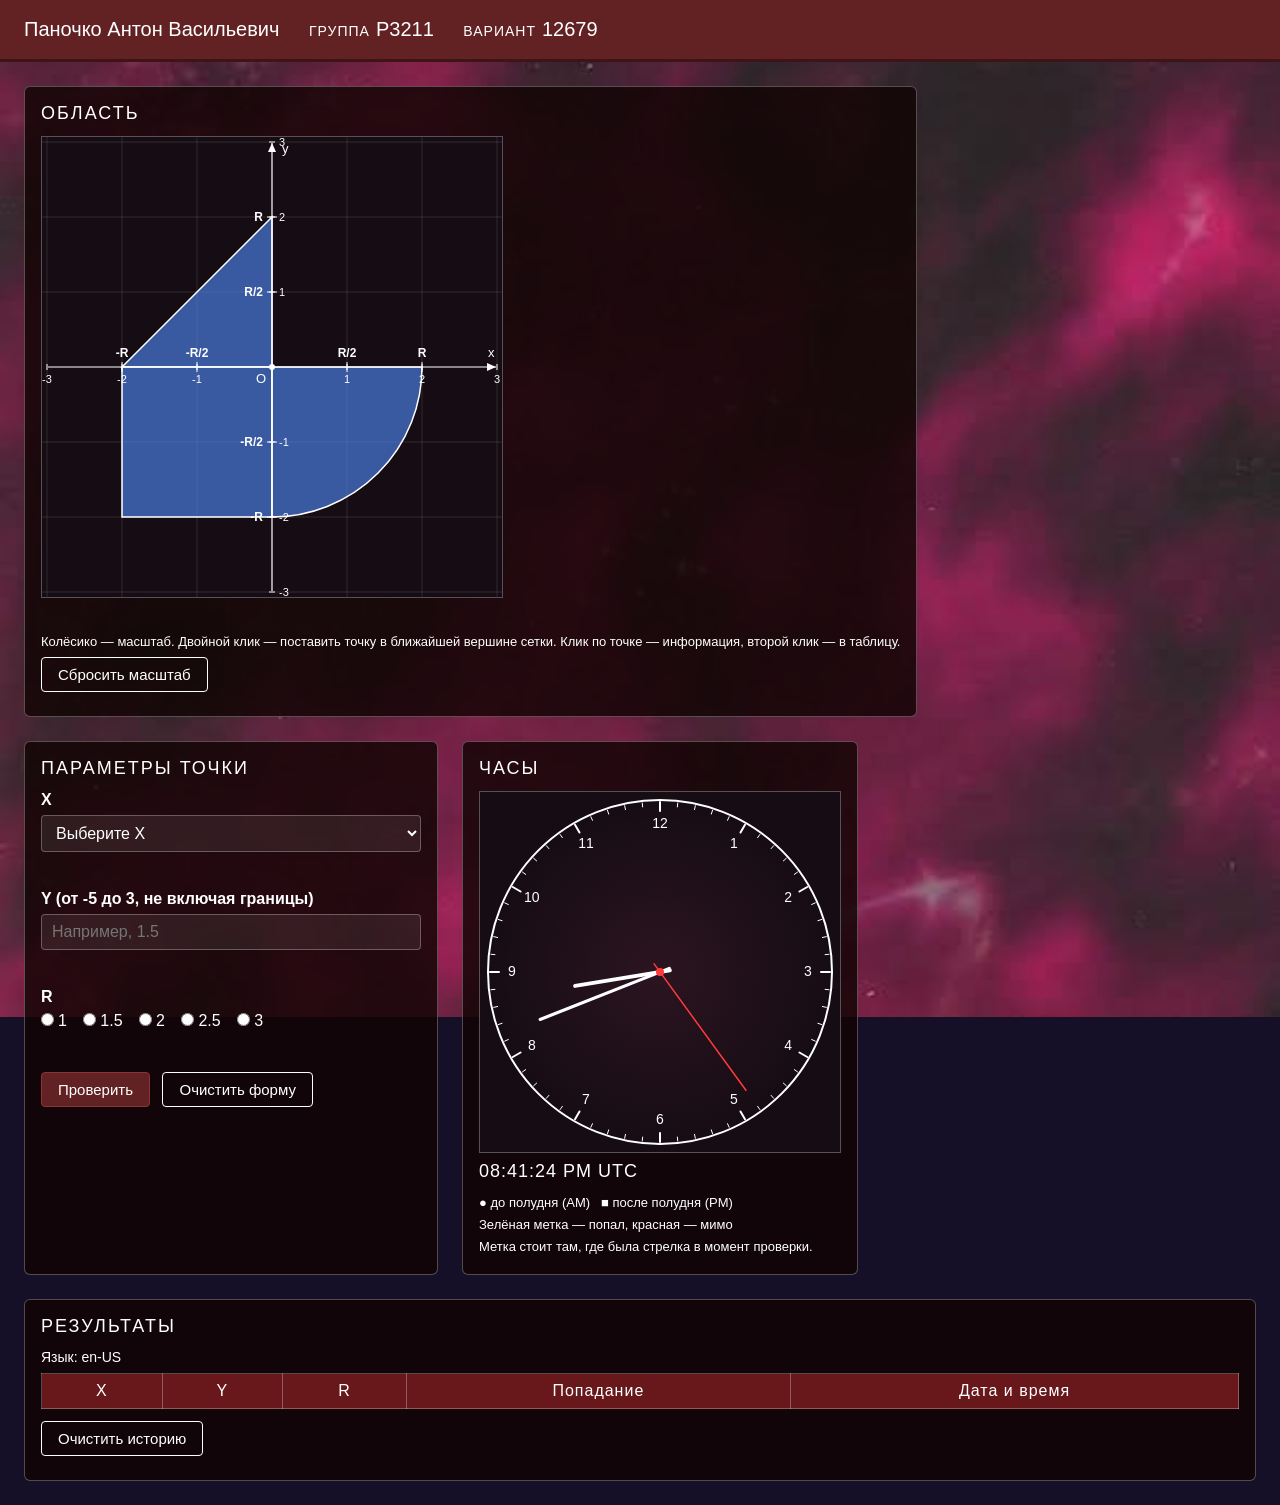
<file: web/web-page/index.html>
<!DOCTYPE html>
<html lang="ru">
<head>
    <meta charset="UTF-8">
    <meta name="viewport" content="width=device-width, initial-scale=1">
    <title>ЛР №1 — Паночко А. В.</title>
    <style>
        :root {
            --bg: #150f27;
            --panel: rgba(18, 4, 4, 0.82);
            --field: rgba(255, 255, 255, 0.08);
            --line: rgba(255, 255, 255, 0.28);
            --text: #ffffff;
            --accent: #d32f2f;
            --accent-hover: #e53935;
            --error: #ff8a80;
        }

        body {
            margin: 0;
            font-family: Arial, Helvetica, sans-serif;
            font-size: 16px;
            color: var(--text);
            background: var(--bg) url("bg.jpeg") center / cover no-repeat fixed;
            min-height: 100vh;
        }

        #header {
            font-family: Verdana, Geneva, sans-serif;
            font-size: 20px;
            color: #ffffff;
            padding: 18px 24px;
            background: #622223;
            border-bottom: 3px solid #3f1415;
        }

        #header .info span {
            display: inline-block;
            margin-right: 24px;
        }

        #header .info span.label {
            font-size: 14px;
            margin-right: 6px;
            letter-spacing: 1px;
            text-transform: uppercase;
        }

        .wrapper {
            display: flex;
            flex-wrap: wrap;
            gap: 24px;
            padding: 24px;
        }

        .block {
            background: var(--panel);
            border: 1px solid var(--line);
            border-radius: 6px;
            padding: 16px;
        }

        .block h2 {
            margin: 0 0 12px 0;
            font-size: 18px;
            font-weight: normal;
            letter-spacing: 2px;
            text-transform: uppercase;
        }

        #plot-block { flex: 0 0 auto; }
        #form-block { flex: 1 1 300px; max-width: 380px; }
        #clock-block { flex: 0 0 auto; }
        #results-block { flex: 1 1 100%; }

        .plot-wrap {
            position: relative;
            width: 460px;
            max-width: 100%;
        }

        canvas {
            display: block;
            max-width: 100%;
            border: 1px solid var(--line);
            background: #160c14;
        }

        #plot { cursor: crosshair; }

        .plot-status {
            min-height: 20px;
            margin-top: 8px;
            font-size: 14px;
            font-weight: bold;
        }

        .hint {
            margin: 8px 0 0 0;
            font-size: 13px;
        }

        #tooltip {
            position: absolute;
            display: none;
            min-width: 170px;
            padding: 8px 12px;
            font-size: 13px;
            line-height: 1.5;
            color: var(--text);
            background: rgba(20, 8, 14, 0.96);
            border: 1px solid var(--accent);
            border-radius: 4px;
            pointer-events: none;
            z-index: 5;
        }

        #tooltip .tt-note { margin-top: 4px; }

        .field { margin-bottom: 16px; }

        .field > label,
        .field > .caption {
            display: block;
            margin-bottom: 6px;
            font-weight: bold;
        }

        select,
        input[type="text"] {
            box-sizing: border-box;
            width: 100%;
            padding: 8px 10px;
            margin: 0;
            font-size: 16px;
            color: var(--text);
            background: var(--field);
            border: 1px solid var(--line);
            border-radius: 4px;
        }

        select option {
            color: #000000;
        }

        select:focus,
        input[type="text"]:focus {
            outline: none;
            border-color: var(--accent);
            box-shadow: 0 0 0 2px rgba(211, 47, 47, 0.4);
        }

        input.invalid {
            border-color: var(--error);
            background: rgba(211, 47, 47, 0.2);
        }

        .radio-group label {
            display: inline-block;
            margin: 0 12px 4px 0;
            font-weight: normal;
            cursor: pointer;
        }

        .radio-group input {
            margin: 0 4px 0 0;
            accent-color: var(--accent);
        }

        .error {
            min-height: 18px;
            margin-top: 4px;
            font-size: 14px;
            color: var(--error);
        }

        .buttons button {
            padding: 8px 16px;
            margin: 0 8px 8px 0;
            font-size: 15px;
            color: #ffffff;
            background: #622223;
            border: 1px solid #8c3335;
            border-radius: 4px;
            cursor: pointer;
        }

        .buttons button:hover { background: #7b2a2c; }

        .buttons button:disabled {
            background: rgba(255, 255, 255, 0.15);
            border-color: rgba(255, 255, 255, 0.15);
            color: rgba(255, 255, 255, 0.5);
            cursor: not-allowed;
        }

        .buttons button.secondary {
            background: transparent;
            border: 1px solid #ffffff;
        }

        .buttons button.secondary:hover {
            background: rgba(255, 255, 255, 0.15);
        }

        .clock-digital {
            margin-top: 8px;
            font-size: 18px;
            letter-spacing: 1px;
        }

        .legend {
            margin: 10px 0 0 0;
            font-size: 13px;
            line-height: 1.7;
        }

        #tz-info {
            margin-bottom: 8px;
            font-size: 14px;
        }

        .table-scroll { overflow-x: auto; }

        table {
            border-collapse: collapse;
            width: 100%;
        }

        th, td {
            padding: 8px 12px;
            border: 1px solid var(--line);
            text-align: center;
        }

        th {
            background: rgba(211, 47, 47, 0.45);
            font-weight: normal;
            letter-spacing: 1px;
        }

        tbody tr:nth-child(even) { background: rgba(255, 255, 255, 0.05); }
        tbody tr:hover { background: rgba(255, 255, 255, 0.12); }

        td.hit-true,
        td.hit-false {
            color: #ffffff;
            font-weight: bold;
        }
    </style>
</head>
<body>
<header id="header">
    <div class="info">
        <span>Паночко Антон Васильевич</span>
        <span><span class="label">Группа</span>P3211</span>
        <span><span class="label">Вариант</span>12679</span>
    </div>
</header>

<main class="wrapper">
    <section class="block" id="plot-block">
        <h2>Область</h2>
        <div class="plot-wrap">
            <canvas id="plot" width="460" height="460"></canvas>
            <div id="tooltip"></div>
        </div>
        <div class="plot-status" id="plot-status"></div>
        <p class="hint">Колёсико — масштаб. Двойной клик — поставить точку в ближайшей вершине сетки. Клик по точке — информация, второй клик — в таблицу.</p>
        <div class="buttons" style="margin-top: 8px;">
            <button type="button" id="zoom-reset-btn" class="secondary">Сбросить масштаб</button>
        </div>
    </section>

    <section class="block" id="form-block">
        <h2>Параметры точки</h2>
        <form id="point-form" novalidate>
            <div class="field">
                <label for="x-select">X</label>
                <select id="x-select" name="x">
                    <option value="" disabled selected>Выберите X</option>
                    <option value="-5">-5</option>
                    <option value="-4">-4</option>
                    <option value="-3">-3</option>
                    <option value="-2">-2</option>
                    <option value="-1">-1</option>
                    <option value="0">0</option>
                    <option value="1">1</option>
                    <option value="2">2</option>
                    <option value="3">3</option>
                </select>
                <div class="error" id="x-error"></div>
            </div>

            <div class="field">
                <label for="y-input">Y (от -5 до 3, не включая границы)</label>
                <input type="text" id="y-input" name="y" autocomplete="off" maxlength="24" placeholder="Например, 1.5">
                <div class="error" id="y-error"></div>
            </div>

            <div class="field">
                <span class="caption">R</span>
                <div class="radio-group" id="r-group">
                    <label><input type="radio" name="r" value="1">1</label>
                    <label><input type="radio" name="r" value="1.5">1.5</label>
                    <label><input type="radio" name="r" value="2">2</label>
                    <label><input type="radio" name="r" value="2.5">2.5</label>
                    <label><input type="radio" name="r" value="3">3</label>
                </div>
                <div class="error" id="r-error"></div>
            </div>

            <div class="buttons">
                <button type="submit" id="submit-btn">Проверить</button>
                <button type="button" id="reset-btn" class="secondary">Очистить форму</button>
            </div>
        </form>
    </section>

    <section class="block" id="clock-block">
        <h2>Часы</h2>
        <canvas id="clock" width="360" height="360"></canvas>
        <div class="clock-digital" id="clock-digital"></div>
        <p class="legend">
            <span>●</span> до полудня (<span id="am-label">AM</span>) &nbsp; <span>■</span> после полудня (<span id="pm-label">PM</span>)<br>
            Зелёная метка — попал, красная — мимо<br>
            Метка стоит там, где была стрелка в момент проверки.
        </p>
    </section>

    <section class="block" id="results-block">
        <h2>Результаты</h2>
        <div id="tz-info"></div>
        <div class="table-scroll">
            <table>
                <thead>
                <tr>
                    <th>X</th>
                    <th>Y</th>
                    <th>R</th>
                    <th>Попадание</th>
                    <th>Дата и время</th>
                </tr>
                </thead>
                <tbody id="results-body"></tbody>
            </table>
        </div>
        <div class="buttons" style="margin-top: 12px;">
            <button type="button" id="clear-history-btn" class="secondary">Очистить историю</button>
        </div>
    </section>
</main>

<script>
    window.addEventListener('error', function (e) {
        var box = document.getElementById('load-error');
        if (!box) {
            box = document.createElement('div');
            box.id = 'load-error';
            box.style.cssText = 'position:fixed;left:0;right:0;bottom:0;padding:12px 24px;background:#b00020;color:#ffffff;font:14px Arial,sans-serif;z-index:100';
            document.body.appendChild(box);
            box.textContent = 'Ошибка скрипта: ' + (e.message || 'неизвестная ошибка') + (e.lineno ? ' (строка ' + e.lineno + ')' : '');
        }
    }, true);
</script>
<script>
    'use strict';

    (function () {

        const STORAGE_KEY = 'lab1:results:v2';
        const OLD_STORAGE_KEY = 'lab1:results:v1';
        const Y_MIN = -5;
        const Y_MAX = 3;
        const X_VALUES = [-5, -4, -3, -2, -1, 0, 1, 2, 3];
        const R_VALUES = [1, 1.5, 2, 2.5, 3];
        const DEFAULT_R = 2;
        const ZOOM_MIN = 0.25;
        const ZOOM_MAX = 12;
        const R_PIXELS = 150;

        function getLocale() {
            // локаль по умолчанию, которую браузер получил от системы
            return new Intl.DateTimeFormat().resolvedOptions().locale;
        }

        const COLORS = {
            bg: '#160c14',
            grid: 'rgba(255, 255, 255, 0.12)',
            axis: '#ffffff',
            figure: 'rgba(80, 140, 255, 0.6)',
            figureStroke: '#ffffff',
            rMark: '#ffffff',
            tick: '#ffffff',
            hit: '#4de3a2',
            miss: '#ff5b5b',
            select: '#ffffff'
        };

        const form = document.getElementById('point-form');
        const xSelect = document.getElementById('x-select');
        const yInput = document.getElementById('y-input');
        const rGroup = document.getElementById('r-group');
        const xError = document.getElementById('x-error');
        const yError = document.getElementById('y-error');
        const rError = document.getElementById('r-error');
        const submitBtn = document.getElementById('submit-btn');
        const resetBtn = document.getElementById('reset-btn');
        const clearHistoryBtn = document.getElementById('clear-history-btn');
        const zoomResetBtn = document.getElementById('zoom-reset-btn');
        const resultsBody = document.getElementById('results-body');
        const tzInfo = document.getElementById('tz-info');
        const tooltip = document.getElementById('tooltip');
        const plotStatus = document.getElementById('plot-status');
        const clockDigital = document.getElementById('clock-digital');
        const amLabel = document.getElementById('am-label');
        const pmLabel = document.getElementById('pm-label');
        const canvas = document.getElementById('plot');
        const ctx = canvas.getContext('2d');
        const clockCanvas = document.getElementById('clock');
        const cctx = clockCanvas.getContext('2d');

        let results = loadResults();
        let lastRaw = readRaw();
        let lastTableText = '';
        let zoom = 1;
        let selectedId = null;
        let plotPoints = [];

        function isHit(x, y, r) {
            if (x <= 0 && y >= 0) {
                return y <= x + r;
            }
            if (x <= 0 && y <= 0) {
                return x >= -r && y >= -r;
            }
            if (x >= 0 && y <= 0) {
                return x * x + y * y <= r * r;
            }
            return false;
        }

        function normalizeY(raw) {
            return raw.trim().replace(',', '.');
        }

        function parseY(raw) {
            const s = normalizeY(raw);
            if (s === '') {
                return { error: 'Введите Y' };
            }
            if (!/^-?\d+(\.\d+)?$/.test(s)) {
                return { error: 'Y должен быть числом (например, -2.5)' };
            }
            const value = Number(s);
            if (!Number.isFinite(value) || !(value > Y_MIN && value < Y_MAX)) {
                return { error: 'Y должен быть в интервале (' + Y_MIN + '; ' + Y_MAX + ')' };
            }
            return { value: value, raw: s };
        }

        function getSelectedR() {
            const checked = rGroup.querySelector('input[name="r"]:checked');
            if (!checked) {
                return null;
            }
            const v = String(checked.value).trim();
            return /^\d+(\.\d+)?$/.test(v) ? Number(v) : NaN;
        }

        function validateX(showEmpty) {
            const v = xSelect.value;
            if (v === '') {
                xError.textContent = showEmpty ? 'Выберите X' : '';
                return null;
            }
            const n = /^-?\d+$/.test(v.trim()) ? Number(v) : NaN;
            if (!X_VALUES.includes(n)) {
                xError.textContent = 'Недопустимое значение X';
                return null;
            }
            xError.textContent = '';
            return n;
        }

        function validateY(showEmpty) {
            const res = parseY(yInput.value);
            if (res.error) {
                const empty = yInput.value.trim() === '';
                yError.textContent = empty && !showEmpty ? '' : res.error;
                yInput.classList.toggle('invalid', !empty || showEmpty);
                return null;
            }
            yError.textContent = '';
            yInput.classList.remove('invalid');
            return res;
        }

        function validateR(showEmpty) {
            const r = getSelectedR();
            if (r === null) {
                rError.textContent = showEmpty ? 'Выберите R' : '';
                return null;
            }
            if (!R_VALUES.includes(r)) {
                rError.textContent = 'Недопустимое значение R';
                return null;
            }
            rError.textContent = '';
            return r;
        }

        function updateSubmitState() {
            const ok = validateX(false) !== null && validateY(false) !== null && validateR(false) !== null;
            submitBtn.disabled = !ok;
        }

        function fmtShort(value, maxDecimals) {
            const n = Number(value);
            const short = Number(n.toFixed(maxDecimals));
            const s = new Intl.NumberFormat(getLocale(), {
                maximumFractionDigits: maxDecimals,
                useGrouping: false
            }).format(short === 0 ? 0 : short);
            return short === n ? s : '≈' + s;
        }

        function fmtFull(raw) {
            const parts = new Intl.NumberFormat(getLocale()).formatToParts(1.5);
            const decimal = parts.find(function (p) { return p.type === 'decimal'; });
            return String(raw).replace('.', decimal ? decimal.value : '.');
        }

        function formatDate(ts) {
            return new Date(ts).toLocaleString(getLocale(), {
                day: '2-digit',
                month: '2-digit',
                year: 'numeric',
                hour: '2-digit',
                minute: '2-digit',
                second: '2-digit',
                timeZoneName: 'short'
            });
        }

        function currentR() {
            const r = getSelectedR();
            return R_VALUES.includes(r) ? r : DEFAULT_R;
        }

        function niceStep(range, targetTicks) {
            const raw = range / targetTicks;
            const pow = Math.pow(10, Math.floor(Math.log10(raw)));
            const f = raw / pow;
            return (f < 1.5 ? 1 : f < 3.5 ? 2 : f < 7.5 ? 5 : 10) * pow;
        }

        function drawPlot() {
            const w = canvas.width;
            const h = canvas.height;
            const cx = w / 2;
            const cy = h / 2;
            const r = currentR();
            const unit = (R_PIXELS / r) * zoom;
            const half = cx / unit;

            ctx.clearRect(0, 0, w, h);
            ctx.fillStyle = COLORS.bg;
            ctx.fillRect(0, 0, w, h);

            const step = niceStep(half * 2, 8);
            const xStep = Math.max(1, step);
            const decimals = Math.max(0, -Math.floor(Math.log10(step) + 1e-9));
            const n = Math.floor(half / step);
            const nx = Math.floor(half / xStep);

            ctx.strokeStyle = COLORS.grid;
            ctx.lineWidth = 1;
            ctx.beginPath();
            for (let i = -nx; i <= nx; i++) {
                if (i === 0) { continue; }
                const p = i * xStep * unit;
                ctx.moveTo(cx + p, 0);
                ctx.lineTo(cx + p, h);
            }
            for (let j = -n; j <= n; j++) {
                if (j === 0) { continue; }
                const p = j * step * unit;
                ctx.moveTo(0, cy - p);
                ctx.lineTo(w, cy - p);
            }
            ctx.stroke();

            ctx.fillStyle = COLORS.figure;
            ctx.strokeStyle = COLORS.figureStroke;
            ctx.lineWidth = 1.5;
            ctx.beginPath();
            ctx.moveTo(cx - r * unit, cy);
            ctx.lineTo(cx, cy - r * unit);
            ctx.lineTo(cx, cy);
            ctx.closePath();
            ctx.fill();
            ctx.stroke();
            ctx.beginPath();
            ctx.rect(cx - r * unit, cy, r * unit, r * unit);
            ctx.fill();
            ctx.stroke();
            ctx.beginPath();
            ctx.moveTo(cx, cy);
            ctx.arc(cx, cy, r * unit, 0, Math.PI / 2, false);
            ctx.closePath();
            ctx.fill();
            ctx.stroke();

            ctx.strokeStyle = COLORS.axis;
            ctx.fillStyle = COLORS.axis;
            ctx.lineWidth = 1.2;
            ctx.beginPath();
            ctx.moveTo(6, cy);
            ctx.lineTo(w - 6, cy);
            ctx.moveTo(cx, h - 6);
            ctx.lineTo(cx, 6);
            ctx.stroke();
            ctx.beginPath();
            ctx.moveTo(w - 6, cy);
            ctx.lineTo(w - 15, cy - 4);
            ctx.lineTo(w - 15, cy + 4);
            ctx.closePath();
            ctx.moveTo(cx, 6);
            ctx.lineTo(cx - 4, 15);
            ctx.lineTo(cx + 4, 15);
            ctx.closePath();
            ctx.fill();

            ctx.font = '13px Arial, sans-serif';
            ctx.textBaseline = 'alphabetic';
            ctx.textAlign = 'left';
            ctx.fillText('x', w - 14, cy - 10);
            ctx.fillText('y', cx + 10, 16);

            ctx.beginPath();
            ctx.arc(cx, cy, 3, 0, Math.PI * 2);
            ctx.fill();
            ctx.textAlign = 'right';
            ctx.fillText('O', cx - 6, cy + 16);

            ctx.strokeStyle = COLORS.tick;
            ctx.fillStyle = COLORS.tick;
            ctx.font = '11px Arial, sans-serif';
            ctx.lineWidth = 1;
            for (let i = -nx; i <= nx; i++) {
                if (i === 0) { continue; }
                const v = i * xStep;
                const p = v * unit;
                ctx.beginPath();
                ctx.moveTo(cx + p, cy - 3);
                ctx.lineTo(cx + p, cy + 3);
                ctx.stroke();
                ctx.textAlign = 'center';
                ctx.fillText(String(v), cx + p, cy + 16);
            }
            for (let j = -n; j <= n; j++) {
                if (j === 0) { continue; }
                const v = j * step;
                const p = v * unit;
                ctx.beginPath();
                ctx.moveTo(cx - 3, cy - p);
                ctx.lineTo(cx + 3, cy - p);
                ctx.stroke();
                ctx.textAlign = 'left';
                ctx.fillText(v.toFixed(decimals), cx + 7, cy - p + 4);
            }

            ctx.strokeStyle = COLORS.rMark;
            ctx.fillStyle = COLORS.rMark;
            ctx.font = 'bold 12px Arial, sans-serif';
            [
                { v: -r, t: '-R' },
                { v: -r / 2, t: '-R/2' },
                { v: r / 2, t: 'R/2' },
                { v: r, t: 'R' }
            ].forEach(function (m) {
                const px = cx + m.v * unit;
                const py = cy - m.v * unit;
                ctx.beginPath();
                ctx.moveTo(px, cy - 5);
                ctx.lineTo(px, cy + 5);
                ctx.moveTo(cx - 5, py);
                ctx.lineTo(cx + 5, py);
                ctx.stroke();
                if (px > 0 && px < w) {
                    ctx.textAlign = 'center';
                    ctx.fillText(m.t, px, cy - 10);
                }
                if (py > 0 && py < h) {
                    ctx.textAlign = 'right';
                    ctx.fillText(m.t, cx - 9, py + 4);
                }
            });

            plotPoints = [];
            results.forEach(function (item) {
                const px = cx + item.x * unit;
                const py = cy - item.y * unit;
                if (px < -8 || px > w + 8 || py < -8 || py > h + 8) {
                    return;
                }
                plotPoints.push({ id: item.id, px: px, py: py });
                ctx.globalAlpha = item.r === r ? 1 : 0.4;
                ctx.fillStyle = item.hit ? COLORS.hit : COLORS.miss;
                ctx.beginPath();
                ctx.arc(px, py, 5, 0, Math.PI * 2);
                ctx.fill();
                ctx.lineWidth = item.inTable ? 2 : 1;
                ctx.strokeStyle = '#ffffff';
                if (!item.inTable) {
                    ctx.setLineDash([2, 2]);
                }
                ctx.stroke();
                ctx.setLineDash([]);
                ctx.globalAlpha = 1;

                if (item.id === selectedId) {
                    ctx.strokeStyle = COLORS.select;
                    ctx.lineWidth = 2;
                    ctx.beginPath();
                    ctx.arc(px, py, 10, 0, Math.PI * 2);
                    ctx.stroke();
                }
            });
            ctx.globalAlpha = 1;
        }

        function findResult(id) {
            return results.find(function (r) { return r.id === id; });
        }

        function hideTooltip() {
            tooltip.style.display = 'none';
            tooltip.textContent = '';
        }

        function showTooltip(item, point) {
            tooltip.textContent = '';
            const lines = [
                'X = ' + fmtFull(item.x),
                'Y = ' + fmtFull(item.yRaw),
                'R = ' + fmtFull(item.r),
                'Попадание: ' + (item.hit ? 'да' : 'нет'),
                formatDate(item.ts)
            ];
            lines.forEach(function (text) {
                const div = document.createElement('div');
                div.textContent = text;
                tooltip.appendChild(div);
            });
            const note = document.createElement('div');
            note.className = 'tt-note';
            note.textContent = item.inTable
                ? 'Уже в таблице'
                : 'Кликните ещё раз, чтобы добавить в таблицу';
            tooltip.appendChild(note);

            const rect = canvas.getBoundingClientRect();
            const k = rect.width / canvas.width;
            tooltip.style.display = 'block';
            let left = point.px * k + 14;
            let top = point.py * k + 14;
            if (left + tooltip.offsetWidth > rect.width) {
                left = point.px * k - tooltip.offsetWidth - 14;
            }
            if (top + tooltip.offsetHeight > rect.height) {
                top = point.py * k - tooltip.offsetHeight - 14;
            }
            tooltip.style.left = Math.max(0, left) + 'px';
            tooltip.style.top = Math.max(0, top) + 'px';
        }

        function setPlotStatus(text) {
            if (plotStatus) {
                plotStatus.textContent = text;
            }
        }

        function canvasPos(e) {
            const rect = canvas.getBoundingClientRect();
            const k = canvas.width / rect.width;
            return { x: (e.clientX - rect.left) * k, y: (e.clientY - rect.top) * k };
        }

        function nearestPoint(mx, my) {
            let best = null;
            let bestDist = 7;
            plotPoints.forEach(function (p) {
                const d = Math.hypot(p.px - mx, p.py - my);
                if (d <= bestDist) {
                    bestDist = d;
                    best = p;
                }
            });
            return best;
        }

        canvas.addEventListener('click', function (e) {
            if (e.detail >= 2) {
                return;
            }
            const pos = canvasPos(e);
            const best = nearestPoint(pos.x, pos.y);

            if (!best) {
                selectedId = null;
                hideTooltip();
                drawPlot();
                return;
            }

            const item = findResult(best.id);
            if (!item) {
                return;
            }

            if (selectedId === item.id) {
                if (!item.inTable) {
                    item.inTable = true;
                    saveResults();
                    renderTable();
                }
                selectedId = null;
                hideTooltip();
                drawPlot();
            } else {
                selectedId = item.id;
                drawPlot();
                showTooltip(item, best);
            }
        });

        canvas.addEventListener('wheel', function (e) {
            e.preventDefault();
            zoom *= e.deltaY < 0 ? 1.12 : 1 / 1.12;
            zoom = Math.min(ZOOM_MAX, Math.max(ZOOM_MIN, zoom));
            hideTooltip();
            selectedId = null;
            drawPlot();
        }, { passive: false });

        zoomResetBtn.addEventListener('click', function () {
            zoom = 1;
            hideTooltip();
            selectedId = null;
            drawPlot();
        });

        function renderTable() {
            resultsBody.textContent = '';
            results
                .filter(function (item) { return item.inTable; })
                .sort(function (a, b) { return b.ts - a.ts; })
                .forEach(function (item) {
                    const tr = document.createElement('tr');

                    [
                        { text: fmtShort(item.x, 4), full: fmtFull(item.x) },
                        { text: fmtShort(item.yRaw, 4), full: fmtFull(item.yRaw) },
                        { text: fmtShort(item.r, 4), full: fmtFull(item.r) }
                    ].forEach(function (c) {
                        const td = document.createElement('td');
                        td.textContent = c.text;
                        td.title = c.full;
                        td.dataset.full = c.full;
                        tr.appendChild(td);
                    });

                    const hitTd = document.createElement('td');
                    hitTd.textContent = item.hit ? 'Попал' : 'Мимо';
                    hitTd.className = item.hit ? 'hit-true' : 'hit-false';
                    tr.appendChild(hitTd);

                    const dateTd = document.createElement('td');
                    dateTd.textContent = formatDate(item.ts);
                    tr.appendChild(dateTd);

                    resultsBody.appendChild(tr);
                });
            lastTableText = resultsBody.textContent;
        }

        function tzSignature() {
            const opts = Intl.DateTimeFormat().resolvedOptions();
            const langs = navigator.languages && navigator.languages.length ? navigator.languages.join(',') : navigator.language;
            return opts.locale + '|' + opts.timeZone + '|' + new Date().getTimezoneOffset() + '|' + langs;
        }

        function updateTzInfo() {
            const zone = Intl.DateTimeFormat().resolvedOptions().timeZone;
            const offset = -new Date().getTimezoneOffset();
            const sign = offset >= 0 ? '+' : '-';
            const abs = Math.abs(offset);
            const hh = String(Math.floor(abs / 60)).padStart(2, '0');
            const mm = String(abs % 60).padStart(2, '0');
            tzInfo.textContent = 'Язык: ' + getLocale();
        }

        let lastTz = tzSignature();

        function checkTimezone() {
            const now = tzSignature();
            if (now !== lastTz) {
                lastTz = now;
                updateTzInfo();
                updateLegend();
                renderTable();
                selectedId = null;
                hideTooltip();
                drawPlot();
                drawClock();
            }
        }

        function isNum(v) {
            return typeof v === 'number' && Number.isFinite(v);
        }

        function makeId() {
            return Date.now().toString(36) + '-' + Math.random().toString(36).slice(2, 8);
        }

        function normalizeRecord(rec) {
            if (!rec || typeof rec !== 'object') {
                return null;
            }
            if (!isNum(rec.x) || !X_VALUES.includes(rec.x)) {
                return null;
            }
            if (!isNum(rec.y) || !(rec.y > Y_MIN && rec.y < Y_MAX)) {
                return null;
            }
            if (!isNum(rec.r) || !R_VALUES.includes(rec.r)) {
                return null;
            }
            if (!isNum(rec.ts) || rec.ts <= 0 || rec.ts > 8.64e15) {
                return null;
            }
            const parsed = typeof rec.yRaw === 'string' ? parseY(rec.yRaw) : null;
            return {
                id: typeof rec.id === 'string' && rec.id !== '' ? rec.id : makeId(),
                x: rec.x,
                y: rec.y,
                yRaw: parsed && parsed.value === rec.y ? parsed.raw : String(rec.y),
                r: rec.r,
                hit: isHit(rec.x, rec.y, rec.r),
                ts: rec.ts,
                inTable: rec.inTable === true
            };
        }

        function sanitizeList(list) {
            const seen = new Set();
            const out = [];
            list.forEach(function (item) {
                const rec = normalizeRecord(item);
                if (!rec) {
                    return;
                }
                if (seen.has(rec.id)) {
                    rec.id = makeId();
                }
                seen.add(rec.id);
                out.push(rec);
            });
            return out;
        }

        function readRaw() {
            try {
                return localStorage.getItem(STORAGE_KEY);
            } catch (e) {
                return null;
            }
        }

        function readKey(key) {
            try {
                const data = JSON.parse(localStorage.getItem(key));
                return Array.isArray(data) ? data : null;
            } catch (e) {
                return null;
            }
        }

        function writeList(list) {
            try {
                localStorage.setItem(STORAGE_KEY, JSON.stringify(list));
            } catch (e) {}
        }

        function loadResults() {
            const current = readKey(STORAGE_KEY);
            if (current) {
                const clean = sanitizeList(current);
                if (JSON.stringify(clean) !== JSON.stringify(current)) {
                    writeList(clean);
                }
                return clean;
            }
            if (readRaw() !== null) {
                try {
                    localStorage.removeItem(STORAGE_KEY);
                } catch (e) {}
            }
            const old = readKey(OLD_STORAGE_KEY);
            if (old) {
                const migrated = sanitizeList(old.map(function (r) {
                    return r && typeof r === 'object' ? Object.assign({}, r, { inTable: true }) : r;
                }));
                writeList(migrated);
                try {
                    localStorage.removeItem(OLD_STORAGE_KEY);
                } catch (e) {}
                return migrated;
            }
            return [];
        }

        function saveResults() {
            writeList(results);
            lastRaw = readRaw();
        }

        function syncFromStorage() {
            const raw = readRaw();
            if (raw === lastRaw) {
                return;
            }
            results = loadResults();
            lastRaw = readRaw();
            selectedId = null;
            hideTooltip();
            renderTable();
            drawPlot();
            drawClock();
        }

        window.addEventListener('storage', function (e) {
            if (e.key === STORAGE_KEY || e.key === null) {
                syncFromStorage();
            }
        });

        const CLOCK_MARK_HALF = 5;
        const CLOCK_BASE_RHO = 40;
        const CLOCK_RHO_STEP = 10;
        const CLOCK_LAYERS = 10;

        function angleDist(a, b) {
            const d = Math.abs(a - b) % (Math.PI * 2);
            return Math.min(d, Math.PI * 2 - d);
        }

        function layoutClockMarks() {
            const marks = results.map(function (item) {
                const d = new Date(item.ts);
                const h = d.getHours();
                const frac = (h % 12 + d.getMinutes() / 60 + d.getSeconds() / 3600) / 12;
                return {
                    item: item,
                    pm: h >= 12,
                    angle: frac * Math.PI * 2 - Math.PI / 2,
                    rho: CLOCK_BASE_RHO
                };
            });
            marks.sort(function (a, b) { return a.angle - b.angle; });

            const layers = [];
            for (let i = 0; i < CLOCK_LAYERS; i++) { layers.push([]); }

            marks.forEach(function (m, idx) {
                let placed = false;
                for (let L = 0; L < CLOCK_LAYERS && !placed; L++) {
                    const rho = CLOCK_BASE_RHO + L * CLOCK_RHO_STEP;
                    const minGap = (CLOCK_MARK_HALF * 2 + 2) / rho;
                    const free = layers[L].every(function (o) {
                        return angleDist(o.angle, m.angle) >= minGap;
                    });
                    if (free) {
                        layers[L].push(m);
                        m.rho = rho;
                        placed = true;
                    }
                }
                if (!placed) {
                    const L = idx % CLOCK_LAYERS;
                    layers[L].push(m);
                    m.rho = CLOCK_BASE_RHO + L * CLOCK_RHO_STEP;
                }
            });
            return marks;
        }

        function drawMark(m, cx, cy) {
            const x = cx + Math.cos(m.angle) * m.rho;
            const y = cy + Math.sin(m.angle) * m.rho;
            cctx.globalAlpha = 0.92;
            cctx.fillStyle = m.item.hit ? COLORS.hit : COLORS.miss;
            cctx.strokeStyle = '#160c14';
            cctx.lineWidth = 1.5;
            cctx.beginPath();
            if (m.pm) {
                cctx.rect(x - CLOCK_MARK_HALF, y - CLOCK_MARK_HALF, CLOCK_MARK_HALF * 2, CLOCK_MARK_HALF * 2);
            } else {
                cctx.arc(x, y, CLOCK_MARK_HALF, 0, Math.PI * 2);
            }
            cctx.fill();
            cctx.stroke();
            cctx.globalAlpha = 1;
        }

        function drawHand(cx, cy, angle, length, width, color) {
            cctx.strokeStyle = color;
            cctx.lineWidth = width;
            cctx.lineCap = 'round';
            cctx.beginPath();
            cctx.moveTo(cx - Math.cos(angle) * 10, cy - Math.sin(angle) * 10);
            cctx.lineTo(cx + Math.cos(angle) * length, cy + Math.sin(angle) * length);
            cctx.stroke();
        }

        function localeNumber(n) {
            return new Intl.NumberFormat(getLocale()).format(n);
        }

        function dayPeriodLabel(isPm) {
            const d = new Date(2020, 0, 1, isPm ? 15 : 9);
            const parts = new Intl.DateTimeFormat(getLocale(), { hour: 'numeric', hour12: true }).formatToParts(d);
            const p = parts.find(function (x) { return x.type === 'dayPeriod'; });
            return p ? p.value : (isPm ? 'PM' : 'AM');
        }

        function updateLegend() {
            if (amLabel) {
                amLabel.textContent = dayPeriodLabel(false);
            }
            if (pmLabel) {
                pmLabel.textContent = dayPeriodLabel(true);
            }
        }

        function drawClock() {
            const w = clockCanvas.width;
            const cx = w / 2;
            const cy = w / 2;
            const radius = w / 2 - 8;

            cctx.clearRect(0, 0, w, w);

            const grad = cctx.createRadialGradient(cx, cy, 10, cx, cy, radius);
            grad.addColorStop(0, '#2a1420');
            grad.addColorStop(1, '#160c14');
            cctx.fillStyle = grad;
            cctx.strokeStyle = '#ffffff';
            cctx.lineWidth = 2;
            cctx.beginPath();
            cctx.arc(cx, cy, radius, 0, Math.PI * 2);
            cctx.fill();
            cctx.stroke();

            cctx.strokeStyle = '#ffffff';
            for (let i = 0; i < 60; i++) {
                const a = (i / 60) * Math.PI * 2;
                const len = i % 5 === 0 ? 9 : 4;
                cctx.lineWidth = i % 5 === 0 ? 2 : 1;
                cctx.beginPath();
                cctx.moveTo(cx + Math.cos(a) * (radius - 2), cy + Math.sin(a) * (radius - 2));
                cctx.lineTo(cx + Math.cos(a) * (radius - 2 - len), cy + Math.sin(a) * (radius - 2 - len));
                cctx.stroke();
            }

            cctx.fillStyle = '#ffffff';
            cctx.font = '14px Arial, sans-serif';
            cctx.textAlign = 'center';
            cctx.textBaseline = 'middle';
            for (let n = 1; n <= 12; n++) {
                const a = (n / 12) * Math.PI * 2 - Math.PI / 2;
                cctx.fillText(localeNumber(n), cx + Math.cos(a) * (radius - 24), cy + Math.sin(a) * (radius - 24));
            }

            const now = new Date();
            if (clockDigital) {
                clockDigital.textContent = now.toLocaleTimeString(getLocale(), {
                    hour: '2-digit',
                    minute: '2-digit',
                    second: '2-digit',
                    timeZoneName: 'short'
                });
            }
            const s = now.getSeconds() + now.getMilliseconds() / 1000;
            const m = now.getMinutes() + s / 60;
            const h = (now.getHours() % 12) + m / 60;
            const off = -Math.PI / 2;
            drawHand(cx, cy, (h / 12) * Math.PI * 2 + off, radius * 0.5, 4, '#ffffff');
            drawHand(cx, cy, (m / 60) * Math.PI * 2 + off, radius * 0.75, 3, '#ffffff');
            drawHand(cx, cy, (Math.floor(s) / 60) * Math.PI * 2 + off, radius * 0.85, 1.5, '#ff3b3b');

            layoutClockMarks().forEach(function (mk) { drawMark(mk, cx, cy); });

            cctx.fillStyle = '#ff3b3b';
            cctx.beginPath();
            cctx.arc(cx, cy, 4, 0, Math.PI * 2);
            cctx.fill();
            cctx.textBaseline = 'alphabetic';
        }

        xSelect.addEventListener('change', updateSubmitState);

        yInput.addEventListener('input', function () {
            const cleaned = yInput.value.replace(/[^0-9.,-]/g, '');
            if (cleaned !== yInput.value) {
                yInput.value = cleaned;
            }
            updateSubmitState();
        });

        rGroup.addEventListener('change', function () {
            updateSubmitState();
            selectedId = null;
            hideTooltip();
            drawPlot();
        });

        function addResult(x, y, r, inTable) {
            const rec = normalizeRecord({
                id: makeId(),
                x: x,
                y: y.value,
                yRaw: y.raw,
                r: r,
                ts: Date.now(),
                inTable: inTable
            });
            if (!rec) {
                setPlotStatus('Недопустимые значения: точка не добавлена.');
                return false;
            }
            results.push(rec);
            saveResults();
            renderTable();
            drawPlot();
            drawClock();
            return true;
        }

        form.addEventListener('submit', function (e) {
            e.preventDefault();
            const x = validateX(true);
            const y = validateY(true);
            const r = validateR(true);
            if (x === null || y === null || r === null) {
                return;
            }
            if (addResult(x, y, r, true)) {
                setPlotStatus('Точка добавлена: X = ' + x + ', Y = ' + y.raw + ', R = ' + r);
            }
        });

        canvas.addEventListener('dblclick', function (e) {
            e.preventDefault();
            const pos = canvasPos(e);
            const picked = getSelectedR();
            let r;
            if (picked === null) {
                r = DEFAULT_R;
                const radio = rGroup.querySelector('input[name="r"][value="' + r + '"]');
                if (radio) {
                    radio.checked = true;
                }
            } else if (R_VALUES.includes(picked)) {
                r = picked;
            } else {
                rError.textContent = 'Недопустимое значение R';
                setPlotStatus('Недопустимое значение R: точка не добавлена.');
                return;
            }
            rError.textContent = '';
            const unit = (R_PIXELS / r) * zoom;
            const half = (canvas.width / 2) / unit;
            const step = niceStep(half * 2, 8);
            const xStep = Math.max(1, step);
            const mathX = (pos.x - canvas.width / 2) / unit;
            const mathY = (canvas.height / 2 - pos.y) / unit;

            const x = Number((Math.round(mathX / xStep) * xStep).toFixed(6));
            if (!X_VALUES.includes(x)) {
                setPlotStatus('X должен быть целым от -5 до 3. Выберите вершину ближе к центру.');
                return;
            }
            let yRaw = String(Number((Math.round(mathY / step) * step).toFixed(6)));
            if (yRaw === '-0') {
                yRaw = '0';
            }
            const y = parseY(yRaw);
            if (y.error) {
                setPlotStatus(y.error);
                return;
            }

            xSelect.value = String(x);
            yInput.value = y.raw;
            xError.textContent = '';
            yError.textContent = '';
            yInput.classList.remove('invalid');
            updateSubmitState();
            selectedId = null;
            hideTooltip();
            if (addResult(x, y, r, true)) {
                setPlotStatus('Точка добавлена: X = ' + x + ', Y = ' + y.raw + ', R = ' + r);
            }
        });

        resetBtn.addEventListener('click', function () {
            form.reset();
            xSelect.selectedIndex = 0;
            yInput.classList.remove('invalid');
            xError.textContent = '';
            yError.textContent = '';
            rError.textContent = '';
            submitBtn.disabled = false;
            selectedId = null;
            hideTooltip();
            drawPlot();
        });

        clearHistoryBtn.addEventListener('click', function () {
            results = [];
            selectedId = null;
            hideTooltip();
            saveResults();
            renderTable();
            drawPlot();
            drawClock();
        });

        function guardTable() {
            if (resultsBody.textContent !== lastTableText) {
                renderTable();
            }
        }

        function refreshLocale() {
            lastTz = '';
            checkTimezone();
        }

        setInterval(checkTimezone, 1000);
        setInterval(syncFromStorage, 1000);
        setInterval(guardTable, 1000);
        setInterval(drawClock, 1000);
        window.addEventListener('focus', checkTimezone);
        window.addEventListener('focus', syncFromStorage);
        window.addEventListener('languagechange', refreshLocale);
        document.addEventListener('visibilitychange', checkTimezone);
        document.addEventListener('visibilitychange', syncFromStorage);

        updateTzInfo();
        updateLegend();
        renderTable();
        drawPlot();
        drawClock();
        window.addPointAt = function (x, y, t, r) {
            x = Number(x);
            r = r === undefined ? currentR() : Number(r);
            const yParsed = parseY(String(y));
            let ts;
            if (typeof t === 'string' && /^\d{1,2}:\d{2}(:\d{2})?$/.test(t.trim())) {
                const p = t.trim().split(':').map(Number);
                ts = new Date().setHours(p[0], p[1], p[2] || 0, 0);
            } else {
                ts = new Date(t).getTime();
            }
            if (!X_VALUES.includes(x)) {
                console.error('X должен быть одним из: ' + X_VALUES.join(', '));
                return null;
            }
            if (yParsed.error) {
                console.error(yParsed.error);
                return null;
            }
            if (!R_VALUES.includes(r)) {
                console.error('R должен быть одним из: ' + R_VALUES.join(', '));
                return null;
            }
            if (!isNum(ts) || ts <= 0) {
                console.error('не валидное время: ' + t);
                return null;
            }
            const rec = normalizeRecord({
                id: makeId(),
                x: x,
                y: yParsed.value,
                yRaw: yParsed.raw,
                r: r,
                ts: ts,
                inTable: true
            });
            if (!rec) {
                console.error('Недопустимые значения: точка не добавлена');
                return null;
            }
            results.push(rec);
            saveResults();
            renderTable();
            drawPlot();
            drawClock();
            console.log('Добавлено: X = ' + x + ', Y = ' + rec.yRaw + ', R = ' + r + ', ' +
                (rec.hit ? 'попал' : 'мимо') + ', ' + formatDate(ts));
            return rec;
        };

        window.lab1Ready = true;
    })();
</script>
</body>
</html>
</file>
